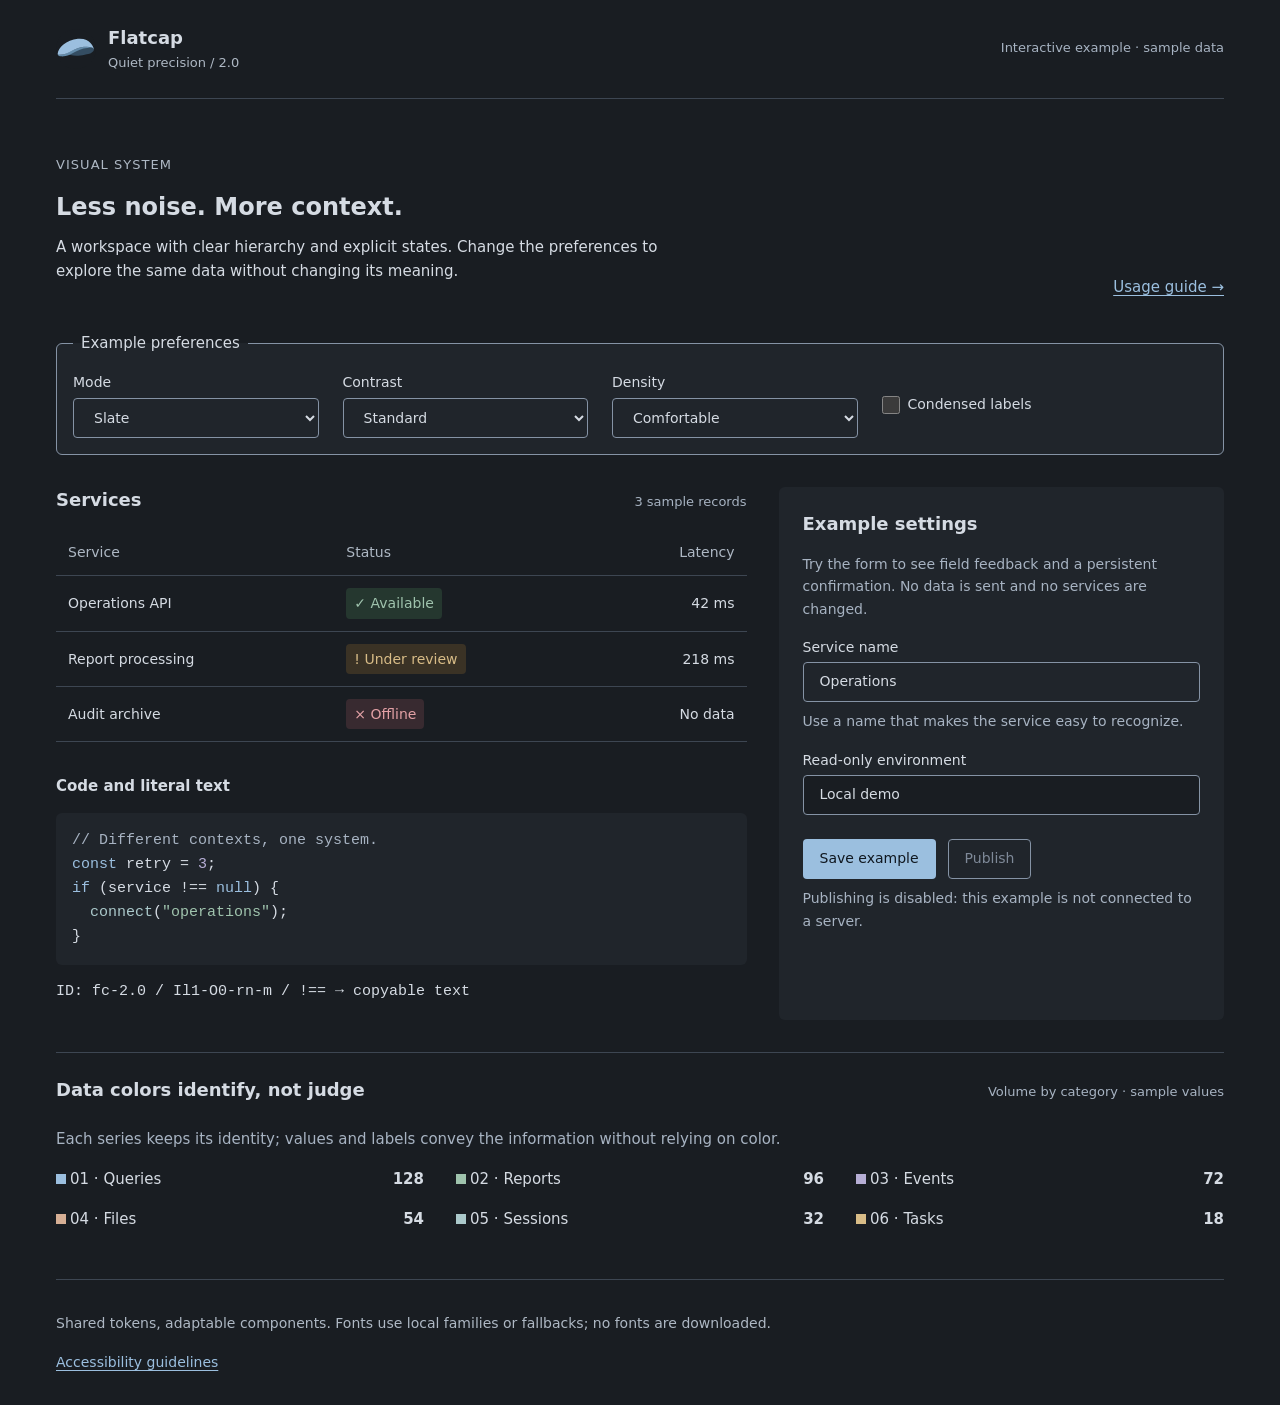
<file: examples/index.html>
<!doctype html>
<html lang="en" data-fc-theme="slate" data-fc-contrast="standard" data-fc-density="comfortable">
<head>
  <meta charset="utf-8">
  <meta name="viewport" content="width=device-width, initial-scale=1">
  <meta name="color-scheme" content="dark light">
  <title>Flatcap 2.0 — visual example</title>
  <link rel="icon" href="../src/logo.svg" type="image/svg+xml">
  <link rel="stylesheet" href="../src/theme.css">
  <script src="preferences.js"></script>
  <link rel="stylesheet" href="example.css">
</head>
<body>
<a class="skip" href="#content">Skip to content</a>
<div class="shell">
  <header class="masthead">
    <a class="brand" href="../README.md"><img src="../src/logo.svg" width="40" height="40" alt=""><span>Flatcap <small>Quiet precision / 2.0</small></span></a>
    <span class="meta">Interactive example · sample data</span>
  </header>
  <main id="content" tabindex="-1">
    <div class="intro"><div><p class="eyebrow">VISUAL SYSTEM</p><h1>Less noise. More context.</h1><p>A workspace with clear hierarchy and explicit states. Change the preferences to explore the same data without changing its meaning.</p></div><a href="../docs/usage.md">Usage guide →</a></div>
    <fieldset class="preferences" disabled id="preferences"><legend>Example preferences</legend>
      <label for="theme">Mode<select id="theme" name="theme"><option value="slate">Slate</option><option value="daylight">Daylight</option><option value="system">System</option></select></label>
      <label for="contrast">Contrast<select id="contrast" name="contrast"><option value="standard">Standard</option><option value="more">Increased</option><option value="system">System</option></select></label>
      <label for="density">Density<select id="density" name="density"><option value="comfortable">Comfortable</option><option value="compact">Compact</option></select></label>
      <label class="check"><input type="checkbox" id="condensed"> Condensed labels</label>
    </fieldset>
    <noscript><p>Without JavaScript, the example remains in Slate. Preferences and the local form are disabled.</p></noscript>
    <div class="workspace">
      <section aria-labelledby="services-title"><div class="section-heading"><h2 id="services-title">Services</h2><span class="meta">3 sample records</span></div>
        <div class="table-scroll" tabindex="0" role="region" aria-label="Services table; horizontal scrolling available">
          <table><caption class="sr-only">Sample service status and latency in milliseconds</caption><thead><tr><th scope="col">Service</th><th scope="col">Status</th><th scope="col" class="number">Latency</th></tr></thead><tbody>
          <tr><th scope="row" class="dense-label">Operations API</th><td><span class="status success">✓ Available</span></td><td class="number">42 ms</td></tr>
          <tr><th scope="row" class="dense-label">Report processing</th><td><span class="status warning">! Under review</span></td><td class="number">218 ms</td></tr>
          <tr><th scope="row" class="dense-label">Audit archive</th><td><span class="status danger">× Offline</span></td><td class="number">No data</td></tr>
          </tbody></table>
        </div>
        <section class="code-sample" aria-labelledby="code-title"><h3 id="code-title">Code and literal text</h3><pre tabindex="0" aria-label="Code example"><code><span class="comment">// Different contexts, one system.</span>
<span class="keyword">const</span> retry = <span class="number-code">3</span>;
<span class="keyword">if</span> (service !== <span class="keyword">null</span>) {
  <span class="function">connect</span>(<span class="string">"operations"</span>);
}</code></pre><p class="literal">ID: fc-2.0 / Il1-O0-rn-m / !== → copyable text</p></section>
      </section>
      <section class="settings" aria-labelledby="settings-title"><h2 id="settings-title">Example settings</h2><p class="help">Try the form to see field feedback and a persistent confirmation. No data is sent and no services are changed.</p>
        <form id="settings-form" novalidate>
          <fieldset id="settings-fields" disabled><legend class="sr-only">Example settings fields</legend>
          <label for="service-name">Service name</label><input id="service-name" name="service-name" value="Operations" required aria-describedby="name-help name-error">
          <p class="help" id="name-help">Use a name that makes the service easy to recognize.</p><p class="error" id="name-error" hidden>Enter a name before saving.</p>
          <label for="environment">Read-only environment</label><input id="environment" value="Local demo" readonly>
          <div class="actions"><button class="primary" type="submit" id="save">Save example</button><button type="button" disabled>Publish</button></div>
          <p class="help">Publishing is disabled: this example is not connected to a server.</p><p id="form-status" role="status" aria-live="polite" aria-atomic="true"></p>
          </fieldset>
        </form>
      </section>
    </div>
    <section class="data-section" aria-labelledby="data-title"><div class="section-heading"><h2 id="data-title">Data colors identify, not judge</h2><span class="meta">Volume by category · sample values</span></div><p class="help">Each series keeps its identity; values and labels convey the information without relying on color.</p>
      <dl class="data-list"><div><dt><span class="mark series-1" aria-hidden="true"></span>01 · Queries</dt><dd>128</dd></div><div><dt><span class="mark series-2" aria-hidden="true"></span>02 · Reports</dt><dd>96</dd></div><div><dt><span class="mark series-3" aria-hidden="true"></span>03 · Events</dt><dd>72</dd></div><div><dt><span class="mark series-4" aria-hidden="true"></span>04 · Files</dt><dd>54</dd></div><div><dt><span class="mark series-5" aria-hidden="true"></span>05 · Sessions</dt><dd>32</dd></div><div><dt><span class="mark series-6" aria-hidden="true"></span>06 · Tasks</dt><dd>18</dd></div></dl>
    </section>
    <footer><p>Shared tokens, adaptable components. Fonts use local families or fallbacks; no fonts are downloaded.</p><a href="../docs/accessibility.md">Accessibility guidelines</a></footer>
  </main>
</div>
<script src="example.js"></script>
</body>
</html>
</file>
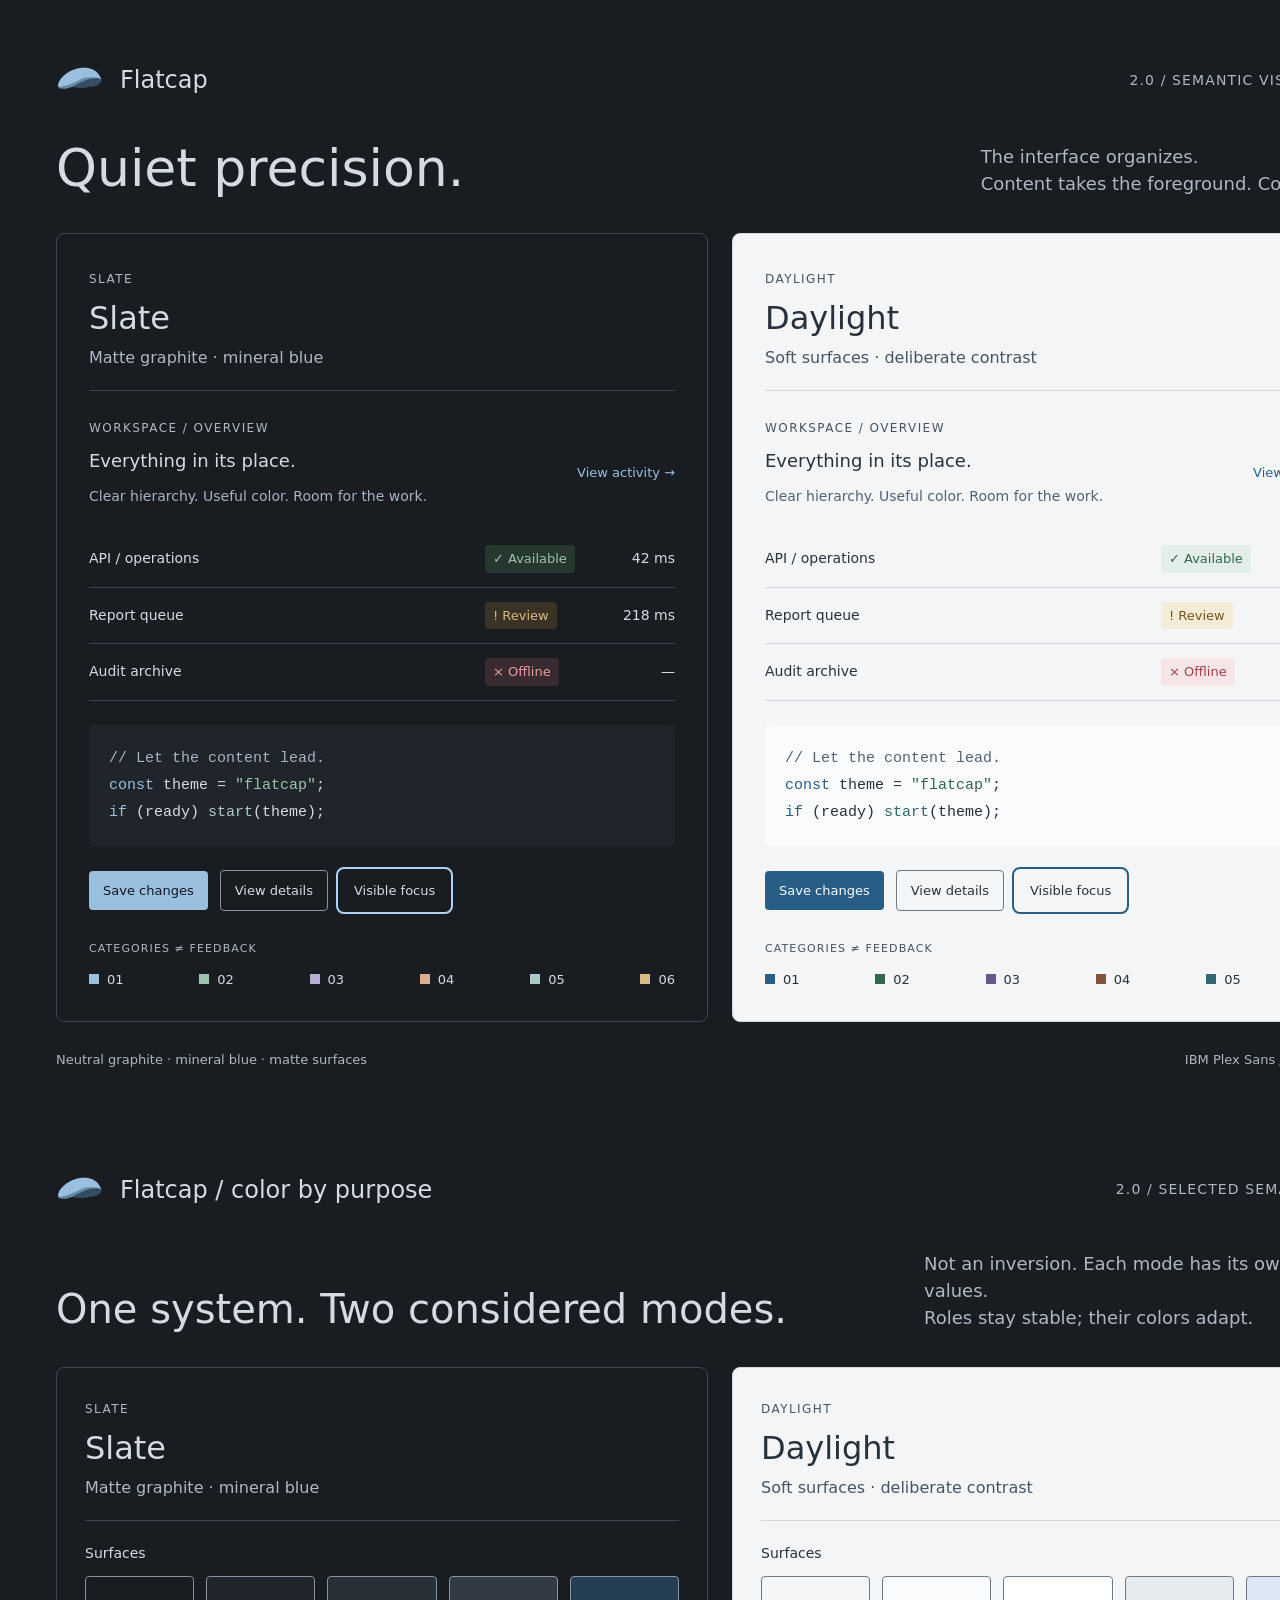
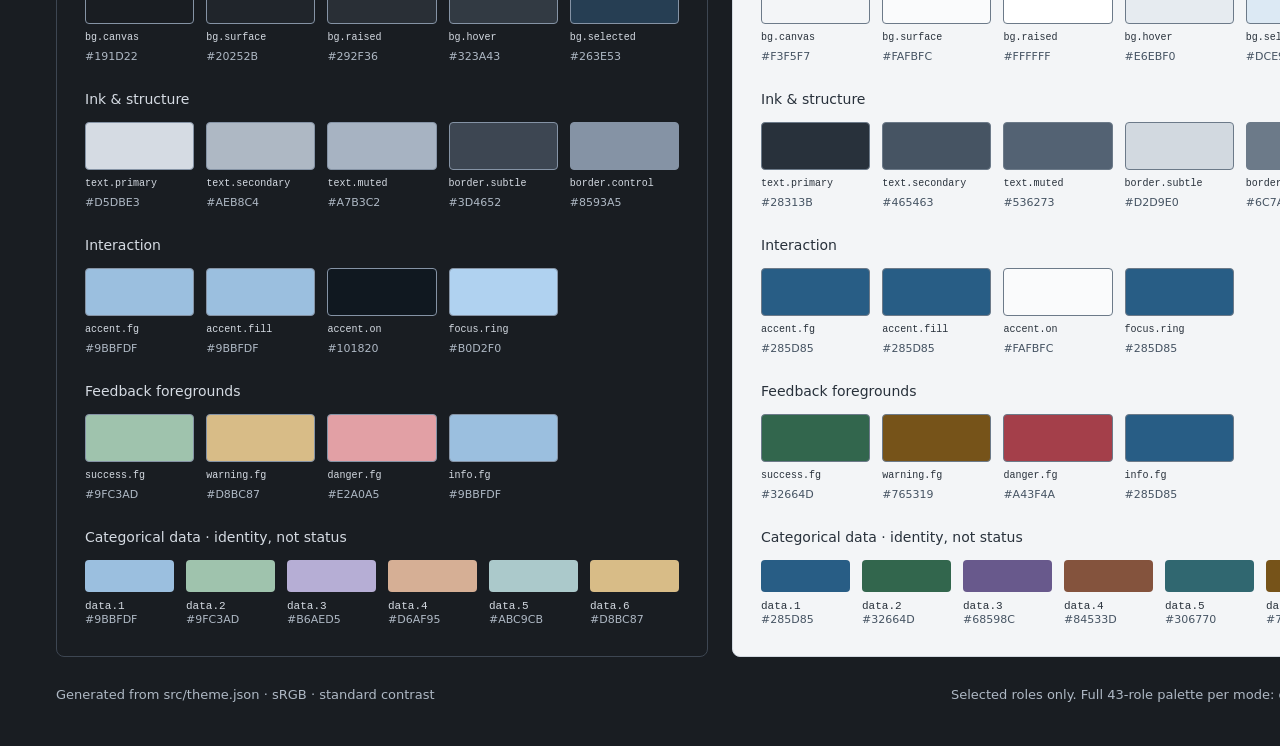
<file: docs/visual-preview.html>
<!doctype html>
<html lang="en" data-fc-theme="slate"><head><meta charset="utf-8"><meta name="viewport" content="width=device-width,initial-scale=1"><title>Flatcap — visual overview</title><link rel="stylesheet" href="../src/theme.css"><style>
*{box-sizing:border-box}body{margin:0;background:var(--fc-bg-canvas);color:var(--fc-text-primary);font:16px/1.5 var(--fc-font-ui)}.board{width:1440px;padding:56px 56px 40px}.mast{display:flex;justify-content:space-between;align-items:center;margin-bottom:36px}.identity{display:flex;gap:16px;align-items:center;font-size:24px;font-weight:500}.identity img{width:48px;height:48px}.release{font-size:14px;color:var(--fc-text-secondary);letter-spacing:.08em}.lede{display:flex;justify-content:space-between;align-items:end;margin-bottom:36px}.lede h1{font-size:52px;font-weight:500;line-height:1.1;margin:0}.lede p{max-width:460px;margin:0;color:var(--fc-text-secondary);font-size:18px}.modes{display:grid;grid-template-columns:1fr 1fr;gap:24px}.mode{padding:32px;background:var(--fc-bg-canvas);color:var(--fc-text-primary);border:1px solid var(--fc-border-subtle);border-radius:8px;overflow:hidden}.mode header{border-bottom:1px solid var(--fc-border-subtle);padding-bottom:20px;margin-bottom:24px}.eyebrow{font-size:12px;letter-spacing:.12em;color:var(--fc-text-secondary)}h2{font-size:32px;font-weight:500;margin:4px 0}header p{margin:0;color:var(--fc-text-secondary)}h3{font-size:18px;font-weight:500;margin:8px 0}.sample-head{display:flex;justify-content:space-between;align-items:end;gap:12px}.small-link{font-size:13px;color:var(--fc-accent-fg);white-space:nowrap}.description{font-size:14px;color:var(--fc-text-muted);margin:4px 0 24px}.service{display:grid;grid-template-columns:1fr 118px 60px;align-items:center;gap:12px;padding:14px 0;border-bottom:1px solid var(--fc-border-subtle);font-size:14px}.service>span:last-child{text-align:right;font-variant-numeric:tabular-nums}.badge{padding:4px 8px;border-radius:4px;font-size:13px;justify-self:start}.success{color:var(--fc-success-fg);background:var(--fc-success-bg)}.warning{color:var(--fc-warning-fg);background:var(--fc-warning-bg)}.danger{color:var(--fc-danger-fg);background:var(--fc-danger-bg)}.editor{font:15px/1.8 var(--fc-font-code);padding:20px;margin:24px 0;background:var(--fc-bg-surface);border-radius:6px}.comment{color:var(--fc-syntax-comment)}.keyword{color:var(--fc-syntax-keyword)}.string{color:var(--fc-syntax-string)}.function{color:var(--fc-syntax-function)}.sample-controls{display:flex;gap:12px;align-items:center;font-size:13px}.sample-controls>span{padding:10px 14px;border-radius:4px}.primary{background:var(--fc-accent-fill);color:var(--fc-accent-on)}.secondary{border:1px solid var(--fc-border-control)}.focus{outline:2px solid var(--fc-focus-ring);outline-offset:2px}.category-label{font-size:11px;letter-spacing:.1em;color:var(--fc-text-secondary);margin:30px 0 12px}.categories{display:flex;justify-content:space-between;font-size:13px}.categories span{display:flex;gap:8px;align-items:center}.categories i{width:10px;height:10px}.caption{display:flex;justify-content:space-between;margin-top:28px;color:var(--fc-text-secondary);font-size:13px}.palette h1{font-size:40px}.palette .mode h3{font-size:14px;margin:22px 0 12px}.palette .mode{padding:28px}.palette .mode header{margin-bottom:16px}.swatches{display:grid;grid-template-columns:repeat(5,1fr);gap:12px}.swatch{min-width:0}.swatch>span{display:block;height:48px;border-radius:4px;border:1px solid var(--fc-border-control);margin-bottom:8px}code{font:11px var(--fc-font-code)}.swatch code{display:block;font-size:10px;white-space:nowrap}small{color:var(--fc-text-secondary);font-size:11px}.series{display:flex;gap:12px}.series>div{flex:1;min-width:0}.series span{display:block;height:32px;border-radius:4px;margin-bottom:8px}.series code,.series small{display:block}a{color:var(--fc-accent-fg)}
</style></head><body>
<section class="board" id="overview"><div class="mast"><div class="identity"><img src="../src/logo.svg" alt="">Flatcap</div><span class="release">2.0 / SEMANTIC VISUAL SYSTEM</span></div><div class="lede"><h1>Quiet precision.</h1><p>The interface organizes.<br>Content takes the foreground. Color informs.</p></div><div class="modes"><section class="mode" style="--fc-bg-canvas:#191D22;--fc-bg-surface:#20252B;--fc-bg-raised:#292F36;--fc-bg-hover:#323A43;--fc-bg-selected:#263E53;--fc-border-subtle:#3D4652;--fc-border-control:#8593A5;--fc-text-primary:#D5DBE3;--fc-text-secondary:#AEB8C4;--fc-text-muted:#A7B3C2;--fc-text-disabled:#7E8998;--fc-accent-fg:#9BBFDF;--fc-accent-fill:#9BBFDF;--fc-accent-hover:#ACCCE7;--fc-accent-pressed:#89AECD;--fc-accent-on:#101820;--fc-focus-ring:#B0D2F0;--fc-success-fg:#9FC3AD;--fc-success-bg:#25372F;--fc-warning-fg:#D8BC87;--fc-warning-bg:#3A3225;--fc-danger-fg:#E2A0A5;--fc-danger-bg:#382A30;--fc-info-fg:#9BBFDF;--fc-info-bg:#263E53;--fc-syntax-keyword:#9BBFDF;--fc-syntax-function:#ABC9CB;--fc-syntax-string:#9FC3AD;--fc-syntax-number:#B6AED5;--fc-syntax-type:#D6AF95;--fc-syntax-comment:#A7B3C2;--fc-selection-bg:#3C546B;--fc-selection-fg:#D5DBE3;--fc-contrast-text-primary:#EFF3F8;--fc-contrast-text-secondary:#CBD5E1;--fc-contrast-text-muted:#C8D4E2;--fc-contrast-border-control:#B0C0D2;--fc-data-1:#9BBFDF;--fc-data-2:#9FC3AD;--fc-data-3:#B6AED5;--fc-data-4:#D6AF95;--fc-data-5:#ABC9CB;--fc-data-6:#D8BC87"><header><span class="eyebrow">SLATE</span><h2>Slate</h2><p>Matte graphite · mineral blue</p></header><div class="sample-head"><div><small class="eyebrow">WORKSPACE / OVERVIEW</small><h3>Everything in its place.</h3></div><span class="small-link">View activity →</span></div>
<p class="description">Clear hierarchy. Useful color. Room for the work.</p>
<div class="service"><span>API / operations</span><span class="badge success">✓ Available</span><span>42 ms</span></div>
<div class="service"><span>Report queue</span><span class="badge warning">! Review</span><span>218 ms</span></div>
<div class="service"><span>Audit archive</span><span class="badge danger">× Offline</span><span>—</span></div>
<div class="editor"><span class="comment">// Let the content lead.</span><br><span class="keyword">const</span> theme = <span class="string">"flatcap"</span>;<br><span class="keyword">if</span> (ready) <span class="function">start</span>(theme);</div>
<div class="sample-controls"><span class="primary">Save changes</span><span class="secondary">View details</span><span class="focus">Visible focus</span></div>
<div class="category-label">CATEGORIES ≠ FEEDBACK</div><div class="categories"><span><i style="background:#9BBFDF"></i>01</span><span><i style="background:#9FC3AD"></i>02</span><span><i style="background:#B6AED5"></i>03</span><span><i style="background:#D6AF95"></i>04</span><span><i style="background:#ABC9CB"></i>05</span><span><i style="background:#D8BC87"></i>06</span></div></section><section class="mode" style="--fc-bg-canvas:#F3F5F7;--fc-bg-surface:#FAFBFC;--fc-bg-raised:#FFFFFF;--fc-bg-hover:#E6EBF0;--fc-bg-selected:#DCE9F4;--fc-border-subtle:#D2D9E0;--fc-border-control:#6C7A89;--fc-text-primary:#28313B;--fc-text-secondary:#465463;--fc-text-muted:#536273;--fc-text-disabled:#89939E;--fc-accent-fg:#285D85;--fc-accent-fill:#285D85;--fc-accent-hover:#214F73;--fc-accent-pressed:#1C4362;--fc-accent-on:#FAFBFC;--fc-focus-ring:#285D85;--fc-success-fg:#32664D;--fc-success-bg:#E4EEE8;--fc-warning-fg:#765319;--fc-warning-bg:#F4ECD9;--fc-danger-fg:#A43F4A;--fc-danger-bg:#F5E5E7;--fc-info-fg:#285D85;--fc-info-bg:#DCE9F4;--fc-syntax-keyword:#285D85;--fc-syntax-function:#306770;--fc-syntax-string:#32664D;--fc-syntax-number:#68598C;--fc-syntax-type:#84533D;--fc-syntax-comment:#536273;--fc-selection-bg:#C8DDF0;--fc-selection-fg:#28313B;--fc-contrast-text-primary:#17212C;--fc-contrast-text-secondary:#2B3D50;--fc-contrast-text-muted:#35485B;--fc-contrast-border-control:#53677C;--fc-data-1:#285D85;--fc-data-2:#32664D;--fc-data-3:#68598C;--fc-data-4:#84533D;--fc-data-5:#306770;--fc-data-6:#765319"><header><span class="eyebrow">DAYLIGHT</span><h2>Daylight</h2><p>Soft surfaces · deliberate contrast</p></header><div class="sample-head"><div><small class="eyebrow">WORKSPACE / OVERVIEW</small><h3>Everything in its place.</h3></div><span class="small-link">View activity →</span></div>
<p class="description">Clear hierarchy. Useful color. Room for the work.</p>
<div class="service"><span>API / operations</span><span class="badge success">✓ Available</span><span>42 ms</span></div>
<div class="service"><span>Report queue</span><span class="badge warning">! Review</span><span>218 ms</span></div>
<div class="service"><span>Audit archive</span><span class="badge danger">× Offline</span><span>—</span></div>
<div class="editor"><span class="comment">// Let the content lead.</span><br><span class="keyword">const</span> theme = <span class="string">"flatcap"</span>;<br><span class="keyword">if</span> (ready) <span class="function">start</span>(theme);</div>
<div class="sample-controls"><span class="primary">Save changes</span><span class="secondary">View details</span><span class="focus">Visible focus</span></div>
<div class="category-label">CATEGORIES ≠ FEEDBACK</div><div class="categories"><span><i style="background:#285D85"></i>01</span><span><i style="background:#32664D"></i>02</span><span><i style="background:#68598C"></i>03</span><span><i style="background:#84533D"></i>04</span><span><i style="background:#306770"></i>05</span><span><i style="background:#765319"></i>06</span></div></section></div><div class="caption"><span>Neutral graphite · mineral blue · matte surfaces</span><span>IBM Plex Sans / Cascadia Code</span></div></section>
<section class="board palette" id="palette"><div class="mast"><div class="identity"><img src="../src/logo.svg" alt="">Flatcap / color by purpose</div><span class="release">2.0 / SELECTED SEMANTIC ROLES</span></div><div class="lede"><h1>One system. Two considered modes.</h1><p>Not an inversion. Each mode has its own tuned values.<br>Roles stay stable; their colors adapt.</p></div><div class="modes"><section class="mode" style="--fc-bg-canvas:#191D22;--fc-bg-surface:#20252B;--fc-bg-raised:#292F36;--fc-bg-hover:#323A43;--fc-bg-selected:#263E53;--fc-border-subtle:#3D4652;--fc-border-control:#8593A5;--fc-text-primary:#D5DBE3;--fc-text-secondary:#AEB8C4;--fc-text-muted:#A7B3C2;--fc-text-disabled:#7E8998;--fc-accent-fg:#9BBFDF;--fc-accent-fill:#9BBFDF;--fc-accent-hover:#ACCCE7;--fc-accent-pressed:#89AECD;--fc-accent-on:#101820;--fc-focus-ring:#B0D2F0;--fc-success-fg:#9FC3AD;--fc-success-bg:#25372F;--fc-warning-fg:#D8BC87;--fc-warning-bg:#3A3225;--fc-danger-fg:#E2A0A5;--fc-danger-bg:#382A30;--fc-info-fg:#9BBFDF;--fc-info-bg:#263E53;--fc-syntax-keyword:#9BBFDF;--fc-syntax-function:#ABC9CB;--fc-syntax-string:#9FC3AD;--fc-syntax-number:#B6AED5;--fc-syntax-type:#D6AF95;--fc-syntax-comment:#A7B3C2;--fc-selection-bg:#3C546B;--fc-selection-fg:#D5DBE3;--fc-contrast-text-primary:#EFF3F8;--fc-contrast-text-secondary:#CBD5E1;--fc-contrast-text-muted:#C8D4E2;--fc-contrast-border-control:#B0C0D2;--fc-data-1:#9BBFDF;--fc-data-2:#9FC3AD;--fc-data-3:#B6AED5;--fc-data-4:#D6AF95;--fc-data-5:#ABC9CB;--fc-data-6:#D8BC87"><header><span class="eyebrow">SLATE</span><h2>Slate</h2><p>Matte graphite · mineral blue</p></header><h3>Surfaces</h3><div class="swatches"><div class="swatch"><span style="background:#191D22"></span><code>bg.canvas</code><small>#191D22</small></div><div class="swatch"><span style="background:#20252B"></span><code>bg.surface</code><small>#20252B</small></div><div class="swatch"><span style="background:#292F36"></span><code>bg.raised</code><small>#292F36</small></div><div class="swatch"><span style="background:#323A43"></span><code>bg.hover</code><small>#323A43</small></div><div class="swatch"><span style="background:#263E53"></span><code>bg.selected</code><small>#263E53</small></div></div><h3>Ink & structure</h3><div class="swatches"><div class="swatch"><span style="background:#D5DBE3"></span><code>text.primary</code><small>#D5DBE3</small></div><div class="swatch"><span style="background:#AEB8C4"></span><code>text.secondary</code><small>#AEB8C4</small></div><div class="swatch"><span style="background:#A7B3C2"></span><code>text.muted</code><small>#A7B3C2</small></div><div class="swatch"><span style="background:#3D4652"></span><code>border.subtle</code><small>#3D4652</small></div><div class="swatch"><span style="background:#8593A5"></span><code>border.control</code><small>#8593A5</small></div></div><h3>Interaction</h3><div class="swatches"><div class="swatch"><span style="background:#9BBFDF"></span><code>accent.fg</code><small>#9BBFDF</small></div><div class="swatch"><span style="background:#9BBFDF"></span><code>accent.fill</code><small>#9BBFDF</small></div><div class="swatch"><span style="background:#101820"></span><code>accent.on</code><small>#101820</small></div><div class="swatch"><span style="background:#B0D2F0"></span><code>focus.ring</code><small>#B0D2F0</small></div></div><h3>Feedback foregrounds</h3><div class="swatches"><div class="swatch"><span style="background:#9FC3AD"></span><code>success.fg</code><small>#9FC3AD</small></div><div class="swatch"><span style="background:#D8BC87"></span><code>warning.fg</code><small>#D8BC87</small></div><div class="swatch"><span style="background:#E2A0A5"></span><code>danger.fg</code><small>#E2A0A5</small></div><div class="swatch"><span style="background:#9BBFDF"></span><code>info.fg</code><small>#9BBFDF</small></div></div><h3>Categorical data · identity, not status</h3><div class="series"><div><span style="background:#9BBFDF"></span><code>data.1</code><small>#9BBFDF</small></div><div><span style="background:#9FC3AD"></span><code>data.2</code><small>#9FC3AD</small></div><div><span style="background:#B6AED5"></span><code>data.3</code><small>#B6AED5</small></div><div><span style="background:#D6AF95"></span><code>data.4</code><small>#D6AF95</small></div><div><span style="background:#ABC9CB"></span><code>data.5</code><small>#ABC9CB</small></div><div><span style="background:#D8BC87"></span><code>data.6</code><small>#D8BC87</small></div></div></section><section class="mode" style="--fc-bg-canvas:#F3F5F7;--fc-bg-surface:#FAFBFC;--fc-bg-raised:#FFFFFF;--fc-bg-hover:#E6EBF0;--fc-bg-selected:#DCE9F4;--fc-border-subtle:#D2D9E0;--fc-border-control:#6C7A89;--fc-text-primary:#28313B;--fc-text-secondary:#465463;--fc-text-muted:#536273;--fc-text-disabled:#89939E;--fc-accent-fg:#285D85;--fc-accent-fill:#285D85;--fc-accent-hover:#214F73;--fc-accent-pressed:#1C4362;--fc-accent-on:#FAFBFC;--fc-focus-ring:#285D85;--fc-success-fg:#32664D;--fc-success-bg:#E4EEE8;--fc-warning-fg:#765319;--fc-warning-bg:#F4ECD9;--fc-danger-fg:#A43F4A;--fc-danger-bg:#F5E5E7;--fc-info-fg:#285D85;--fc-info-bg:#DCE9F4;--fc-syntax-keyword:#285D85;--fc-syntax-function:#306770;--fc-syntax-string:#32664D;--fc-syntax-number:#68598C;--fc-syntax-type:#84533D;--fc-syntax-comment:#536273;--fc-selection-bg:#C8DDF0;--fc-selection-fg:#28313B;--fc-contrast-text-primary:#17212C;--fc-contrast-text-secondary:#2B3D50;--fc-contrast-text-muted:#35485B;--fc-contrast-border-control:#53677C;--fc-data-1:#285D85;--fc-data-2:#32664D;--fc-data-3:#68598C;--fc-data-4:#84533D;--fc-data-5:#306770;--fc-data-6:#765319"><header><span class="eyebrow">DAYLIGHT</span><h2>Daylight</h2><p>Soft surfaces · deliberate contrast</p></header><h3>Surfaces</h3><div class="swatches"><div class="swatch"><span style="background:#F3F5F7"></span><code>bg.canvas</code><small>#F3F5F7</small></div><div class="swatch"><span style="background:#FAFBFC"></span><code>bg.surface</code><small>#FAFBFC</small></div><div class="swatch"><span style="background:#FFFFFF"></span><code>bg.raised</code><small>#FFFFFF</small></div><div class="swatch"><span style="background:#E6EBF0"></span><code>bg.hover</code><small>#E6EBF0</small></div><div class="swatch"><span style="background:#DCE9F4"></span><code>bg.selected</code><small>#DCE9F4</small></div></div><h3>Ink & structure</h3><div class="swatches"><div class="swatch"><span style="background:#28313B"></span><code>text.primary</code><small>#28313B</small></div><div class="swatch"><span style="background:#465463"></span><code>text.secondary</code><small>#465463</small></div><div class="swatch"><span style="background:#536273"></span><code>text.muted</code><small>#536273</small></div><div class="swatch"><span style="background:#D2D9E0"></span><code>border.subtle</code><small>#D2D9E0</small></div><div class="swatch"><span style="background:#6C7A89"></span><code>border.control</code><small>#6C7A89</small></div></div><h3>Interaction</h3><div class="swatches"><div class="swatch"><span style="background:#285D85"></span><code>accent.fg</code><small>#285D85</small></div><div class="swatch"><span style="background:#285D85"></span><code>accent.fill</code><small>#285D85</small></div><div class="swatch"><span style="background:#FAFBFC"></span><code>accent.on</code><small>#FAFBFC</small></div><div class="swatch"><span style="background:#285D85"></span><code>focus.ring</code><small>#285D85</small></div></div><h3>Feedback foregrounds</h3><div class="swatches"><div class="swatch"><span style="background:#32664D"></span><code>success.fg</code><small>#32664D</small></div><div class="swatch"><span style="background:#765319"></span><code>warning.fg</code><small>#765319</small></div><div class="swatch"><span style="background:#A43F4A"></span><code>danger.fg</code><small>#A43F4A</small></div><div class="swatch"><span style="background:#285D85"></span><code>info.fg</code><small>#285D85</small></div></div><h3>Categorical data · identity, not status</h3><div class="series"><div><span style="background:#285D85"></span><code>data.1</code><small>#285D85</small></div><div><span style="background:#32664D"></span><code>data.2</code><small>#32664D</small></div><div><span style="background:#68598C"></span><code>data.3</code><small>#68598C</small></div><div><span style="background:#84533D"></span><code>data.4</code><small>#84533D</small></div><div><span style="background:#306770"></span><code>data.5</code><small>#306770</small></div><div><span style="background:#765319"></span><code>data.6</code><small>#765319</small></div></div></section></div><div class="caption"><span>Generated from src/theme.json · sRGB · standard contrast</span><span>Selected roles only. Full 43-role palette per mode: docs/palette.md</span></div></section>
</body></html>
</file>
<file: src/theme.css>
/* Flatcap 2.0.0 · GENERATED by scripts/build.py; edit src/theme.json. */
/* Tokens only: no reset, font downloads, components, or legacy numbered aliases. */
:root {
  --fc-bg-canvas: #191D22;
  --fc-bg-surface: #20252B;
  --fc-bg-raised: #292F36;
  --fc-bg-hover: #323A43;
  --fc-bg-selected: #263E53;
  --fc-border-subtle: #3D4652;
  --fc-border-control: #8593A5;
  --fc-text-primary: #D5DBE3;
  --fc-text-secondary: #AEB8C4;
  --fc-text-muted: #A7B3C2;
  --fc-text-disabled: #7E8998;
  --fc-accent-fg: #9BBFDF;
  --fc-accent-fill: #9BBFDF;
  --fc-accent-hover: #ACCCE7;
  --fc-accent-pressed: #89AECD;
  --fc-accent-on: #101820;
  --fc-focus-ring: #B0D2F0;
  --fc-success-fg: #9FC3AD;
  --fc-success-bg: #25372F;
  --fc-warning-fg: #D8BC87;
  --fc-warning-bg: #3A3225;
  --fc-danger-fg: #E2A0A5;
  --fc-danger-bg: #382A30;
  --fc-info-fg: #9BBFDF;
  --fc-info-bg: #263E53;
  --fc-syntax-keyword: #9BBFDF;
  --fc-syntax-function: #ABC9CB;
  --fc-syntax-string: #9FC3AD;
  --fc-syntax-number: #B6AED5;
  --fc-syntax-type: #D6AF95;
  --fc-syntax-comment: #A7B3C2;
  --fc-selection-bg: #3C546B;
  --fc-selection-fg: #D5DBE3;
  --fc-contrast-text-primary: #EFF3F8;
  --fc-contrast-text-secondary: #CBD5E1;
  --fc-contrast-text-muted: #C8D4E2;
  --fc-contrast-border-control: #B0C0D2;
  --fc-data-1: #9BBFDF;
  --fc-data-2: #9FC3AD;
  --fc-data-3: #B6AED5;
  --fc-data-4: #D6AF95;
  --fc-data-5: #ABC9CB;
  --fc-data-6: #D8BC87;
  --fc-font-ui: "IBM Plex Sans", "Segoe UI", system-ui, sans-serif;
  --fc-font-dense: "IBM Plex Sans Condensed", "IBM Plex Sans", system-ui, sans-serif;
  --fc-font-code: "Cascadia Code", "Cascadia Code NF", "CaskaydiaCove Nerd Font Mono", ui-monospace, Consolas, monospace;
  --fc-font-literal: "Cascadia Mono", "Cascadia Mono NF", "Cascadia Code", ui-monospace, Consolas, monospace;
  --fc-font-size-body: 0.9375rem;
  --fc-font-size-control: 0.875rem;
  --fc-font-size-meta: 0.8125rem;
  --fc-font-size-reading: 1rem;
  --fc-font-size-code: 0.9375rem;
  --fc-font-size-heading: 1.125rem;
  --fc-font-size-title: 1.5rem;
  --fc-font-line-body: 1.6;
  --fc-font-line-control: 1.428571;
  --fc-font-line-reading: 1.625;
  --fc-font-line-code: 1.6;
  --fc-font-weight-regular: 400;
  --fc-font-weight-medium: 500;
  --fc-font-weight-semibold: 600;
  --fc-space-1: 0.25rem;
  --fc-space-2: 0.5rem;
  --fc-space-3: 0.75rem;
  --fc-space-4: 1rem;
  --fc-space-6: 1.5rem;
  --fc-space-8: 2rem;
  --fc-space-12: 3rem;
  --fc-radius-control: 0.25rem;
  --fc-radius-panel: 0.375rem;
  --fc-radius-dialog: 0.5rem;
  --fc-border-width: 1px;
  --fc-focus-width: 2px;
  --fc-focus-offset: 2px;
  --fc-motion-fast: 120ms;
  --fc-reading-width: 70ch;
  --fc-target-touch: 2.75rem;
  --fc-control-min-height: 2.5rem;
  --fc-row-min-height: 2.75rem;
  --fc-control-padding-inline: 1rem;
  --fc-control-padding-block: 0.5rem;
  --fc-cell-padding: 0.75rem;
  --fc-shadow-overlay: 0 8px 24px rgb(0 0 0 / 24%);
  --fc-color-scheme: dark;
}

:root[data-fc-theme="daylight"] {
  --fc-bg-canvas: #F3F5F7;
  --fc-bg-surface: #FAFBFC;
  --fc-bg-raised: #FFFFFF;
  --fc-bg-hover: #E6EBF0;
  --fc-bg-selected: #DCE9F4;
  --fc-border-subtle: #D2D9E0;
  --fc-border-control: #6C7A89;
  --fc-text-primary: #28313B;
  --fc-text-secondary: #465463;
  --fc-text-muted: #536273;
  --fc-text-disabled: #89939E;
  --fc-accent-fg: #285D85;
  --fc-accent-fill: #285D85;
  --fc-accent-hover: #214F73;
  --fc-accent-pressed: #1C4362;
  --fc-accent-on: #FAFBFC;
  --fc-focus-ring: #285D85;
  --fc-success-fg: #32664D;
  --fc-success-bg: #E4EEE8;
  --fc-warning-fg: #765319;
  --fc-warning-bg: #F4ECD9;
  --fc-danger-fg: #A43F4A;
  --fc-danger-bg: #F5E5E7;
  --fc-info-fg: #285D85;
  --fc-info-bg: #DCE9F4;
  --fc-syntax-keyword: #285D85;
  --fc-syntax-function: #306770;
  --fc-syntax-string: #32664D;
  --fc-syntax-number: #68598C;
  --fc-syntax-type: #84533D;
  --fc-syntax-comment: #536273;
  --fc-selection-bg: #C8DDF0;
  --fc-selection-fg: #28313B;
  --fc-contrast-text-primary: #17212C;
  --fc-contrast-text-secondary: #2B3D50;
  --fc-contrast-text-muted: #35485B;
  --fc-contrast-border-control: #53677C;
  --fc-data-1: #285D85;
  --fc-data-2: #32664D;
  --fc-data-3: #68598C;
  --fc-data-4: #84533D;
  --fc-data-5: #306770;
  --fc-data-6: #765319;
  --fc-shadow-overlay: 0 8px 24px rgb(25 29 34 / 10%);
  --fc-color-scheme: light;
}

@media (prefers-color-scheme: light) {
  :root[data-fc-theme="system"] {
    --fc-bg-canvas: #F3F5F7;
    --fc-bg-surface: #FAFBFC;
    --fc-bg-raised: #FFFFFF;
    --fc-bg-hover: #E6EBF0;
    --fc-bg-selected: #DCE9F4;
    --fc-border-subtle: #D2D9E0;
    --fc-border-control: #6C7A89;
    --fc-text-primary: #28313B;
    --fc-text-secondary: #465463;
    --fc-text-muted: #536273;
    --fc-text-disabled: #89939E;
    --fc-accent-fg: #285D85;
    --fc-accent-fill: #285D85;
    --fc-accent-hover: #214F73;
    --fc-accent-pressed: #1C4362;
    --fc-accent-on: #FAFBFC;
    --fc-focus-ring: #285D85;
    --fc-success-fg: #32664D;
    --fc-success-bg: #E4EEE8;
    --fc-warning-fg: #765319;
    --fc-warning-bg: #F4ECD9;
    --fc-danger-fg: #A43F4A;
    --fc-danger-bg: #F5E5E7;
    --fc-info-fg: #285D85;
    --fc-info-bg: #DCE9F4;
    --fc-syntax-keyword: #285D85;
    --fc-syntax-function: #306770;
    --fc-syntax-string: #32664D;
    --fc-syntax-number: #68598C;
    --fc-syntax-type: #84533D;
    --fc-syntax-comment: #536273;
    --fc-selection-bg: #C8DDF0;
    --fc-selection-fg: #28313B;
    --fc-contrast-text-primary: #17212C;
    --fc-contrast-text-secondary: #2B3D50;
    --fc-contrast-text-muted: #35485B;
    --fc-contrast-border-control: #53677C;
    --fc-data-1: #285D85;
    --fc-data-2: #32664D;
    --fc-data-3: #68598C;
    --fc-data-4: #84533D;
    --fc-data-5: #306770;
    --fc-data-6: #765319;
    --fc-shadow-overlay: 0 8px 24px rgb(25 29 34 / 10%);
    --fc-color-scheme: light;
  }
}

:root[data-fc-contrast="more"] {
  --fc-text-primary: var(--fc-contrast-text-primary);
  --fc-text-secondary: var(--fc-contrast-text-secondary);
  --fc-text-muted: var(--fc-contrast-text-muted);
  --fc-border-control: var(--fc-contrast-border-control);
}

@media (prefers-contrast: more) {
  :root[data-fc-contrast="system"] {
    --fc-text-primary: var(--fc-contrast-text-primary);
    --fc-text-secondary: var(--fc-contrast-text-secondary);
    --fc-text-muted: var(--fc-contrast-text-muted);
    --fc-border-control: var(--fc-contrast-border-control);
  }
}

:root[data-fc-density="compact"] {
  --fc-control-min-height: 2rem;
  --fc-row-min-height: 2.25rem;
  --fc-control-padding-inline: 0.75rem;
  --fc-control-padding-block: 0.25rem;
  --fc-cell-padding: 0.5rem;
}

@media (prefers-reduced-motion: reduce) {
  :root { --fc-motion-fast: 0ms; }
}
</file>
<file: examples/example.css>
/* Consumer example, not part of the token export. */
* { box-sizing: border-box; }
html { color-scheme: var(--fc-color-scheme); }
body { margin: 0; background: var(--fc-bg-canvas); color: var(--fc-text-primary); font: var(--fc-font-size-body)/var(--fc-font-line-body) var(--fc-font-ui); }
a { color: var(--fc-accent-fg); text-underline-offset: .2em; }
::selection { background: var(--fc-selection-bg); color: var(--fc-selection-fg); }
:focus-visible { outline: var(--fc-focus-width) solid var(--fc-focus-ring); outline-offset: var(--fc-focus-offset); }
.shell { max-width: 76rem; margin: auto; padding: 0 var(--fc-space-6); }
.masthead { display: flex; align-items: center; justify-content: space-between; gap: var(--fc-space-4); padding: var(--fc-space-6) 0; border-bottom: 1px solid var(--fc-border-subtle); }
.brand { display: flex; align-items: center; gap: var(--fc-space-3); text-decoration: none; color: var(--fc-text-primary); font-size: var(--fc-font-size-heading); font-weight: 600; }
.brand small { display: block; color: var(--fc-text-secondary); font-size: var(--fc-font-size-meta); font-weight: 400; }
.brand img { flex-shrink: 0; }
main { padding-bottom: var(--fc-space-8); }
.intro { display: flex; align-items: flex-end; justify-content: space-between; gap: var(--fc-space-6); margin: var(--fc-space-12) 0 var(--fc-space-8); }
.intro > div { max-width: 65ch; }
.intro > a { flex-shrink: 0; }
h1 { font-size: var(--fc-font-size-title); line-height: 1.3334; margin: var(--fc-space-2) 0 var(--fc-space-3); font-weight: 600; }
h2 { font-size: var(--fc-font-size-heading); line-height: 1.4445; margin: 0 0 var(--fc-space-4); font-weight: 600; }
h3 { font-size: var(--fc-font-size-body); margin: 0 0 var(--fc-space-3); font-weight: 600; }
p { margin: var(--fc-space-2) 0 var(--fc-space-4); }
.eyebrow { color: var(--fc-text-secondary); letter-spacing: .08em; font-size: var(--fc-font-size-meta); }
.meta, .help { color: var(--fc-text-muted); }
.meta { font-size: var(--fc-font-size-meta); }
.preferences { display: flex; align-items: flex-end; flex-wrap: wrap; gap: var(--fc-space-4) var(--fc-space-6); padding: var(--fc-space-4); margin: 0 0 var(--fc-space-8); border: 1px solid var(--fc-border-control); border-radius: var(--fc-radius-panel); background: var(--fc-bg-surface); }
legend { padding: 0 var(--fc-space-2); font-weight: 500; }
label { display: block; font-size: var(--fc-font-size-control); font-weight: 500; }
.preferences label { flex: 1 1 9rem; }
.preferences .check { display: flex; align-items: center; gap: var(--fc-space-2); align-self: center; flex: 1 1 14rem; min-height: var(--fc-control-min-height); }
input, select, button { font: var(--fc-font-size-control)/var(--fc-font-line-control) var(--fc-font-ui); color: var(--fc-text-primary); background: var(--fc-bg-surface); border: 1px solid var(--fc-border-control); border-radius: var(--fc-radius-control); min-height: var(--fc-control-min-height); padding: var(--fc-control-padding-block) var(--fc-control-padding-inline); max-width: 100%; }
input, select { width: 100%; margin-top: var(--fc-space-1); caret-color: var(--fc-text-primary); }
input[type="checkbox"] { width: 1.125rem; height: 1.125rem; min-height: auto; flex-shrink: 0; margin: 0; accent-color: var(--fc-accent-fill); }
button { cursor: pointer; font-weight: 500; }
button:hover:not(:disabled) { background: var(--fc-bg-hover); }
button:active:not(:disabled) { background: var(--fc-bg-selected); }
button:disabled, fieldset:disabled select { color: var(--fc-text-disabled); cursor: not-allowed; }
button.primary { background: var(--fc-accent-fill); color: var(--fc-accent-on); border-color: transparent; }
button.primary:hover { background: var(--fc-accent-hover); }
button.primary:active { background: var(--fc-accent-pressed); }
input[readonly] { background: var(--fc-bg-canvas); }
input[aria-invalid="true"] { border-color: var(--fc-danger-fg); }
.error { color: var(--fc-danger-fg); font-weight: 500; }
[hidden] { display: none !important; }
.workspace { display: grid; grid-template-columns: minmax(0, 1.55fr) minmax(0, 1fr); gap: var(--fc-space-8); }
.workspace > section { min-width: 0; }
.section-heading { display: flex; align-items: baseline; justify-content: space-between; flex-wrap: wrap; gap: var(--fc-space-2); }
.table-scroll { overflow: auto; padding: var(--fc-space-1); margin: calc(-1 * var(--fc-space-1)); }
table { border-collapse: collapse; width: 100%; font-size: var(--fc-font-size-control); }
th, td { text-align: left; padding: var(--fc-cell-padding); border-bottom: 1px solid var(--fc-border-subtle); height: var(--fc-row-min-height); }
thead th { color: var(--fc-text-secondary); font-weight: 500; }
tbody th { font-weight: 500; }
.number { text-align: right; font-variant-numeric: tabular-nums; white-space: nowrap; }
.status { display: inline-block; padding: var(--fc-space-1) var(--fc-space-2); border-radius: var(--fc-radius-control); white-space: nowrap; }
.success { color: var(--fc-success-fg); background: var(--fc-success-bg); }
.warning { color: var(--fc-warning-fg); background: var(--fc-warning-bg); }
.danger { color: var(--fc-danger-fg); background: var(--fc-danger-bg); }
.code-sample { margin-top: var(--fc-space-8); }
pre { background: var(--fc-bg-surface); padding: var(--fc-space-4); border-radius: var(--fc-radius-panel); overflow: auto; }
code, .literal { font: var(--fc-font-size-code)/var(--fc-font-line-code) var(--fc-font-code); }
code { font-variant-ligatures: contextual; }
.literal { overflow-wrap: anywhere; font-family: var(--fc-font-literal); font-variant-ligatures: none; font-feature-settings: "calt" 0, "liga" 0; }
.comment { color: var(--fc-syntax-comment); }
.keyword { color: var(--fc-syntax-keyword); }
.function { color: var(--fc-syntax-function); }
.string { color: var(--fc-syntax-string); }
.number-code { color: var(--fc-syntax-number); }
.settings { background: var(--fc-bg-surface); padding: var(--fc-space-6); border-radius: var(--fc-radius-panel); }
#settings-fields { border: 0; padding: 0; margin: 0; min-width: 0; }
.settings .help { font-size: var(--fc-font-size-control); }
.actions { display: flex; flex-wrap: wrap; gap: var(--fc-space-3); margin-top: var(--fc-space-6); }
#form-status:not(:empty) { border-left: 3px solid var(--fc-success-fg); padding: var(--fc-space-2) var(--fc-space-3); color: var(--fc-success-fg); background: var(--fc-success-bg); }
.data-section { margin-top: var(--fc-space-8); padding-top: var(--fc-space-6); border-top: 1px solid var(--fc-border-subtle); }
.data-list { display: grid; grid-template-columns: repeat(3, minmax(0, 1fr)); gap: var(--fc-space-4) var(--fc-space-8); }
.data-list > div { display: flex; align-items: baseline; justify-content: space-between; gap: var(--fc-space-2); }
dt { overflow-wrap: anywhere; } dd { margin: 0; font-variant-numeric: tabular-nums; font-weight: 600; }
.mark { display: inline-block; width: .625rem; height: .625rem; margin-right: var(--fc-space-1); background: var(--series); }
.series-1 { --series: var(--fc-data-1); } .series-2 { --series: var(--fc-data-2); } .series-3 { --series: var(--fc-data-3); } .series-4 { --series: var(--fc-data-4); } .series-5 { --series: var(--fc-data-5); } .series-6 { --series: var(--fc-data-6); }
html[data-example-condensed="true"] .dense-label { font-family: var(--fc-font-dense); }
footer { margin-top: var(--fc-space-12); padding-top: var(--fc-space-6); border-top: 1px solid var(--fc-border-subtle); color: var(--fc-text-secondary); font-size: var(--fc-font-size-control); }
.sr-only { position: absolute; width: 1px; height: 1px; padding: 0; overflow: hidden; clip-path: inset(50%); white-space: nowrap; }
.skip { position: absolute; top: .5rem; left: .5rem; z-index: 2; padding: var(--fc-space-3); background: var(--fc-bg-raised); transform: translateY(-200%); }
.skip:focus { transform: translateY(0); }
@media (max-width: 52rem) { .workspace { grid-template-columns: 1fr; } .intro { align-items: flex-start; flex-direction: column; } }
@media (max-width: 36rem) { .shell { padding: 0 var(--fc-space-4); } .masthead { align-items: flex-start; flex-direction: column; } .data-list { grid-template-columns: 1fr; } .settings { padding: var(--fc-space-4); } .preferences label { flex-basis: 100%; } }
@media (pointer: coarse) { input:not([type="checkbox"]), select, button, .check { min-height: var(--fc-target-touch); } button { min-width: var(--fc-target-touch); } }
@media (forced-colors: active) { .mark { background: CanvasText; } .status { border: 1px solid CanvasText; } button.primary { border-color: ButtonText; } input[aria-invalid="true"] { border: 2px dashed CanvasText; } #form-status:not(:empty) { border-color: CanvasText; } }
</file>
